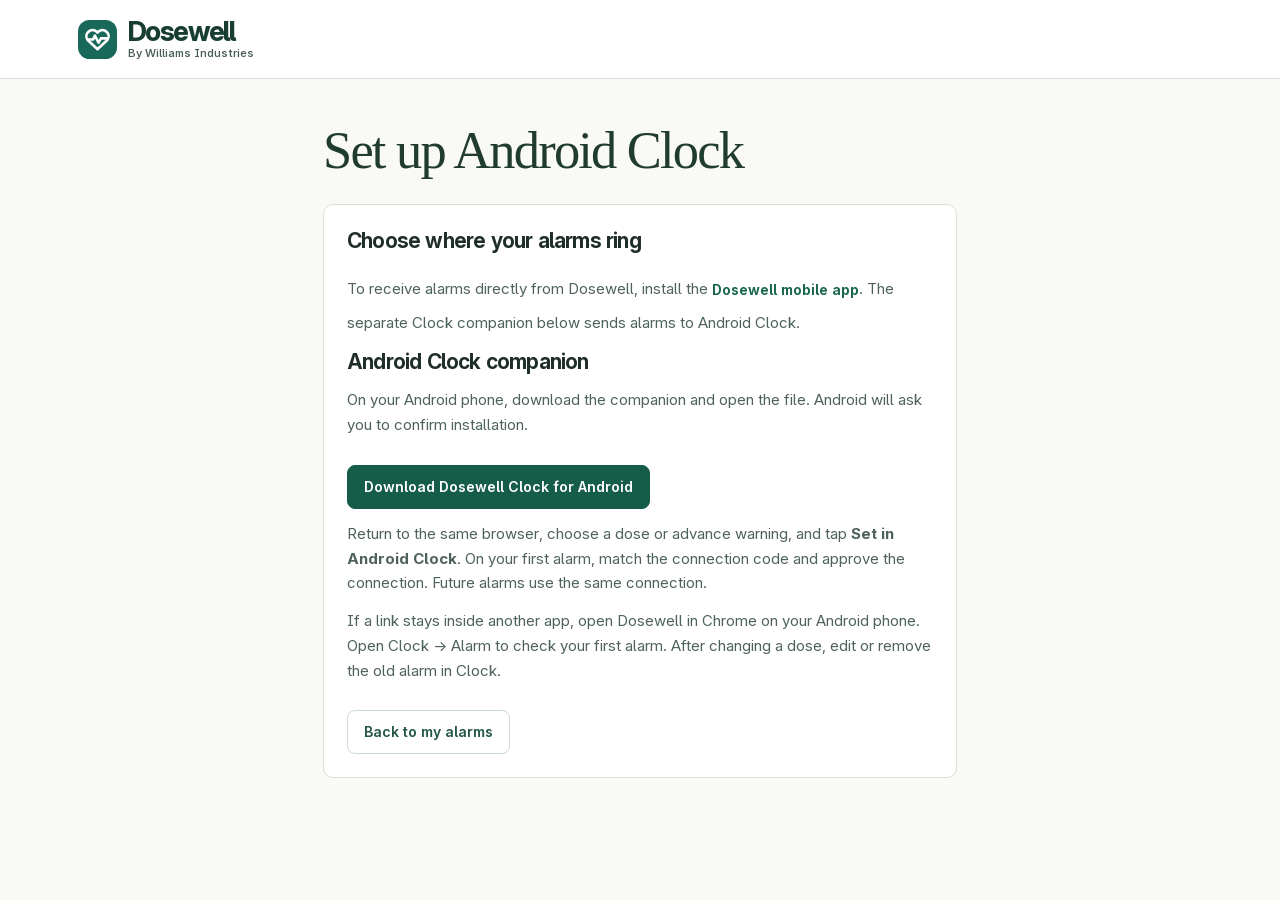
<file: clock-install.html>
<!doctype html>
<html lang="en">
<head>
  <meta charset="utf-8"><meta name="viewport" content="width=device-width, initial-scale=1">
  <meta name="theme-color" content="#176557"><meta name="referrer" content="no-referrer">
  <title>Set up Android Clock | Dosewell</title>
  <link rel="icon" href="./icon.svg"><link rel="stylesheet" href="./styles.css">
</head>
<body>
<header class="mast"><div class="header-inner"><a class="brand" href="./"><img src="./icon.svg" width="38" height="38" alt=""><span class="brand-type"><span>Dosewell</span><small>By Williams Industries</small></span></a></div></header>
<main class="receive-main"><div class="page-head"><h1>Set up Android Clock</h1></div>
<section class="panel side-note"><h2>Choose where your alarms ring</h2><p>To receive alarms directly from Dosewell, install the <a class="text-link" href="./mobile-apps.html">Dosewell mobile app</a>. The separate Clock companion below sends alarms to Android Clock.</p><h2>Android Clock companion</h2>
<p>On your Android phone, download the companion and open the file. Android will ask you to confirm installation.</p>
<a class="btn primary" href="./dosewell-clock.apk" download>Download Dosewell Clock for Android</a>
<p>Return to the same browser, choose a dose or advance warning, and tap <strong>Set in Android Clock</strong>. On your first alarm, match the connection code and approve the connection. Future alarms use the same connection.</p>
<p>If a link stays inside another app, open Dosewell in Chrome on your Android phone. Open Clock → Alarm to check your first alarm. After changing a dose, edit or remove the old alarm in Clock.</p>
<a class="btn outline" href="./#reminders/android-clock">Back to my alarms</a>
</section></main></body></html>
</file>
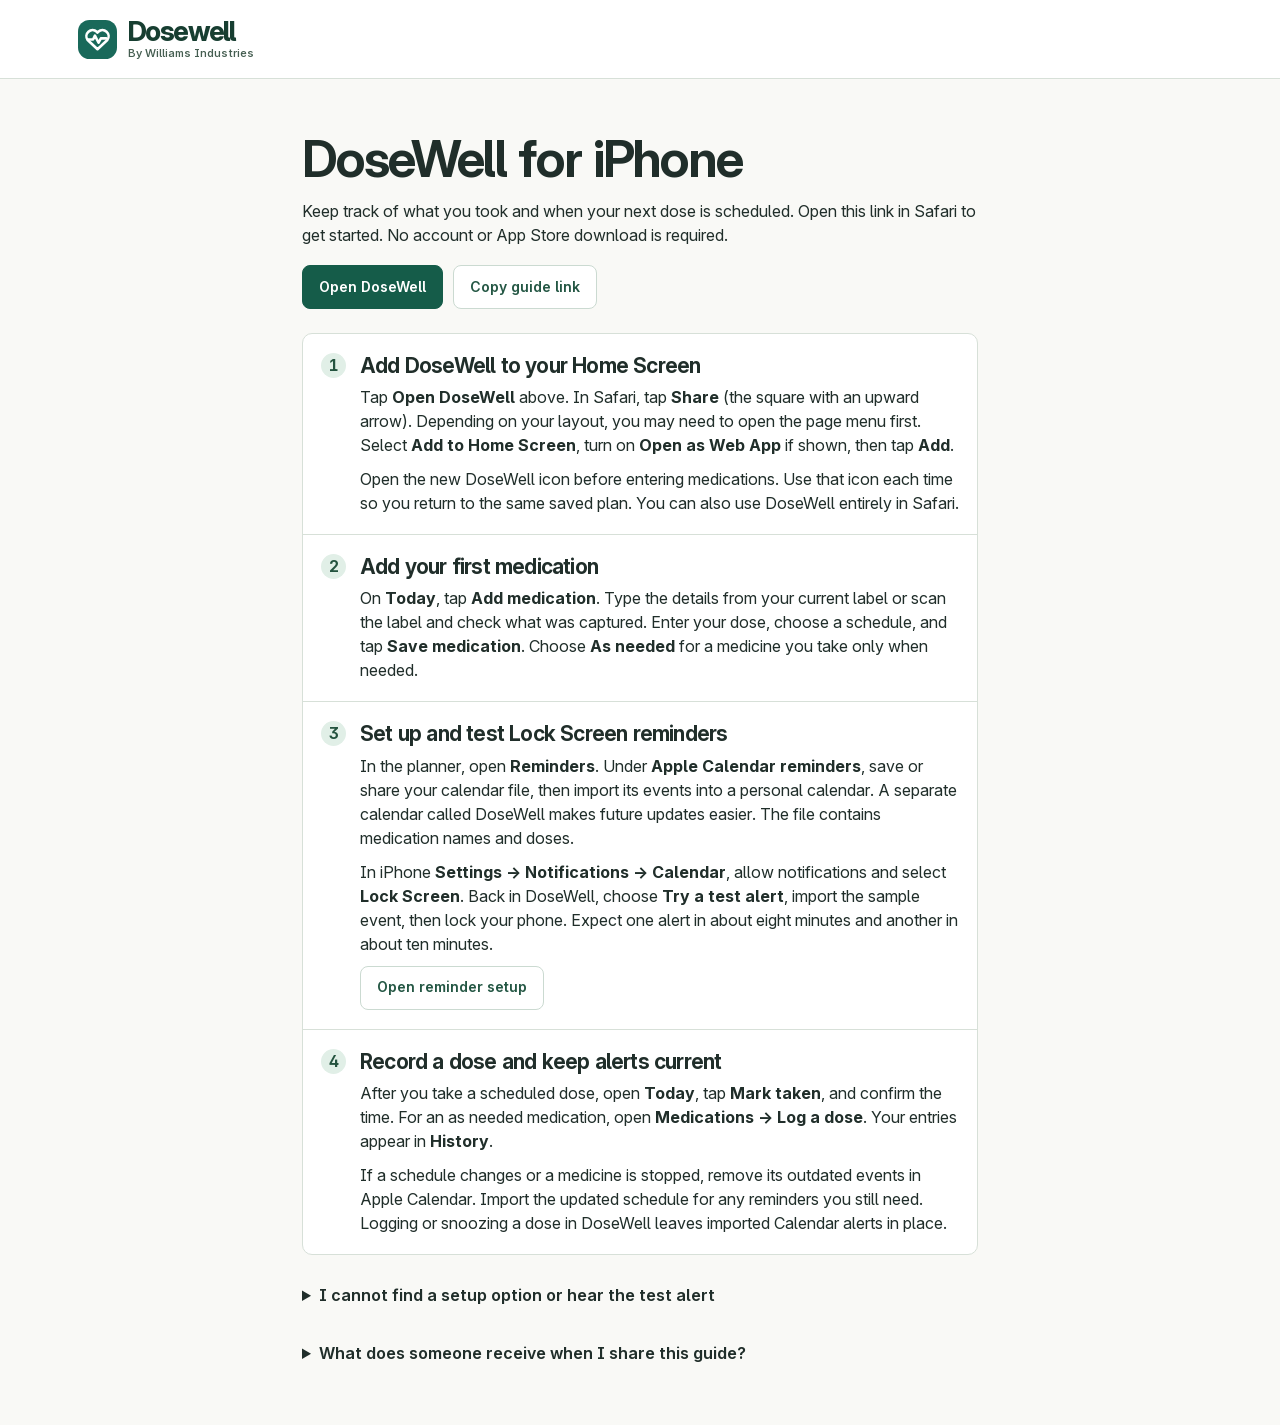
<file: iphone.html>
<!doctype html>
<html lang="en">
<head>
  <meta charset="utf-8">
  <meta name="viewport" content="width=device-width, initial-scale=1, viewport-fit=cover">
  <meta name="theme-color" content="#176557">
  <meta name="description" content="Open DoseWell on your iPhone, add your medications, and set up reminders for your Lock Screen.">
  <meta property="og:title" content="DoseWell for iPhone">
  <meta property="og:description" content="Your medication planner and a quick guide to setting up reminders. Open in Safari to get started.">
  <meta property="og:image" content="https://sneakyzebra.github.io/dosewell/app-512.png">
  <meta property="og:url" content="https://sneakyzebra.github.io/dosewell/iphone.html">
  <link rel="canonical" href="https://sneakyzebra.github.io/dosewell/iphone.html">
  <link rel="manifest" href="./app.webmanifest">
  <link rel="apple-touch-icon" href="./app-192.png">
  <link rel="icon" href="./icon.svg" type="image/svg+xml">
  <link rel="stylesheet" href="./styles.css">
  <title>DoseWell for iPhone</title>
  <style>
    .iphone-guide{max-width:740px;margin:0 auto;padding:clamp(24px,5vw,52px) clamp(16px,4vw,32px) 48px;font-size:16px}
    .iphone-guide h1{margin-bottom:12px}.iphone-guide h2{font-size:21px;margin-bottom:6px}
    .guide-actions{display:flex;flex-wrap:wrap;gap:10px;margin:18px 0 8px}
    .guide-actions .btn,.guide-step a.btn{min-height:44px}
    .guide-steps{list-style:none;counter-reset:guide;margin:24px 0 16px;padding:0}
    .guide-step{counter-increment:guide;position:relative;padding:19px 17px 19px 57px;border-bottom:1px solid var(--line)}
    .guide-step:before{content:counter(guide);position:absolute;left:18px;top:19px;width:25px;height:25px;border-radius:50%;background:#e1efe7;color:#24533f;font-weight:650;text-align:center}
    .guide-step:last-child{border:0}.guide-step p+p,.guide-step a.btn{margin-top:10px}
    .iphone-guide details{margin-top:10px}.iphone-guide summary{cursor:pointer;padding:12px 0;font-weight:620}
    .iphone-guide details p{margin:0 0 12px}.guide-share-fallback{width:100%;font:inherit;padding:8px}
    .guide-share-status:empty{display:none}
  </style>
</head>
<body>
  <a class="skip" href="#guide">Skip to setup instructions</a>
  <header class="mast"><div class="header-inner">
    <a class="brand" href="./"><img src="./icon.svg" alt="" width="38" height="38"><span class="brand-type"><span>Dosewell</span><small>By Williams Industries</small></span></a>
  </div></header>
  <main class="iphone-guide" id="guide">
    <h1>DoseWell for iPhone</h1>
    <p>Keep track of what you took and when your next dose is scheduled. Open this link in Safari to get started. No account or App Store download is required.</p>
    <div class="guide-actions">
      <a class="btn primary" href="./">Open DoseWell</a>
      <button class="btn outline" id="share-guide" hidden type="button">Share iPhone guide</button>
    </div>
    <p id="share-status" class="guide-share-status" role="status"></p>
    <input id="share-url" class="guide-share-fallback" aria-label="Public setup link to copy" readonly hidden>

    <ol role="list" class="panel guide-steps">
      <li class="guide-step">
        <h2>Add DoseWell to your Home Screen</h2>
        <p>Tap <strong>Open DoseWell</strong> above. In Safari, tap <strong>Share</strong> (the square with an upward arrow). Depending on your layout, you may need to open the page menu first. Select <strong>Add to Home Screen</strong>, turn on <strong>Open as Web App</strong> if shown, then tap <strong>Add</strong>.</p>
        <p>Open the new DoseWell icon before entering medications. Use that icon each time so you return to the same saved plan. You can also use DoseWell entirely in Safari.</p>
      </li>
      <li class="guide-step">
        <h2>Add your first medication</h2>
        <p>On <strong>Today</strong>, tap <strong>Add medication</strong>. Type the details from your current label or scan the label and check what was captured. Enter your dose, choose a schedule, and tap <strong>Save medication</strong>. Choose <strong>As needed</strong> for a medicine you take only when needed.</p>
      </li>
      <li class="guide-step">
        <h2>Set up and test Lock Screen reminders</h2>
        <p>In the planner, open <strong>Reminders</strong>. Under <strong>Apple Calendar reminders</strong>, save or share your calendar file, then import its events into a personal calendar. A separate calendar called DoseWell makes future updates easier. The file contains medication names and doses.</p>
        <p>In iPhone <strong>Settings → Notifications → Calendar</strong>, allow notifications and select <strong>Lock Screen</strong>. Back in DoseWell, choose <strong>Try a test alert</strong>, import the sample event, then lock your phone. Expect one alert in about eight minutes and another in about ten minutes.</p>
        <a class="btn outline" href="./#reminders/iphone">Open reminder setup</a>
      </li>
      <li class="guide-step">
        <h2>Record a dose and keep alerts current</h2>
        <p>After you take a scheduled dose, open <strong>Today</strong>, tap <strong>Mark taken</strong>, and confirm the time. For an as needed medication, open <strong>Medications → Log a dose</strong>. Your entries appear in <strong>History</strong>.</p>
        <p>If a schedule changes or a medicine is stopped, remove its outdated events in Apple Calendar. Import the updated schedule for any reminders you still need. Logging or snoozing a dose in DoseWell leaves imported Calendar alerts in place.</p>
      </li>
    </ol>
    <details>
      <summary>I cannot find a setup option or hear the test alert</summary>
      <p>If Safari does not show <strong>Add to Home Screen</strong>, scroll to the bottom of its Share menu and tap <strong>Edit Actions</strong>. <a class="text-link" href="https://support.apple.com/guide/iphone/open-as-web-app-iphea86e5236/ios">Apple’s Home Screen instructions</a></p>
      <p>If Calendar is missing when you open the file, attach the saved <strong>.ics</strong> file to an email to yourself and open the attachment in Apple Mail. After importing, check that the event and its alerts appear in Calendar. If the alert is quiet, check Calendar sounds, Silent mode, and Focus settings, then repeat the test.</p>
    </details>
    <details>
      <summary>What does someone receive when I share this guide?</summary>
      <p>The guide link opens these instructions. Each person enters and keeps their own medication plan on their device. To save a backup of your own plan, open <strong>Dosewell apps → Download my plan</strong> in the web planner where your medications are saved.</p>
    </details>
  </main>
  <script>
    const shareButton = document.getElementById('share-guide');
    const status = document.getElementById('share-status');
    const fallback = document.getElementById('share-url');
    const publicGuide = document.querySelector('link[rel="canonical"]').href;
    shareButton.hidden = false;
    shareButton.textContent = navigator.share ? 'Share iPhone guide' : 'Copy guide link';
    shareButton.addEventListener('click', async () => {
      status.textContent = '';
      fallback.hidden = true;
      if (navigator.share) {
        try {
          await navigator.share({title: 'DoseWell for iPhone', url: publicGuide});
          return;
        } catch (error) {
          if (error.name === 'AbortError') return;
        }
      }
      try {
        await navigator.clipboard.writeText(publicGuide);
        status.textContent = 'Guide link copied. Paste it into a message.';
      } catch {
        fallback.hidden = false;
        fallback.value = publicGuide;
        fallback.focus();
        fallback.select();
        status.textContent = 'Copy the selected link and paste it into a message.';
      }
    });
  </script>
</body>
</html>
</file>
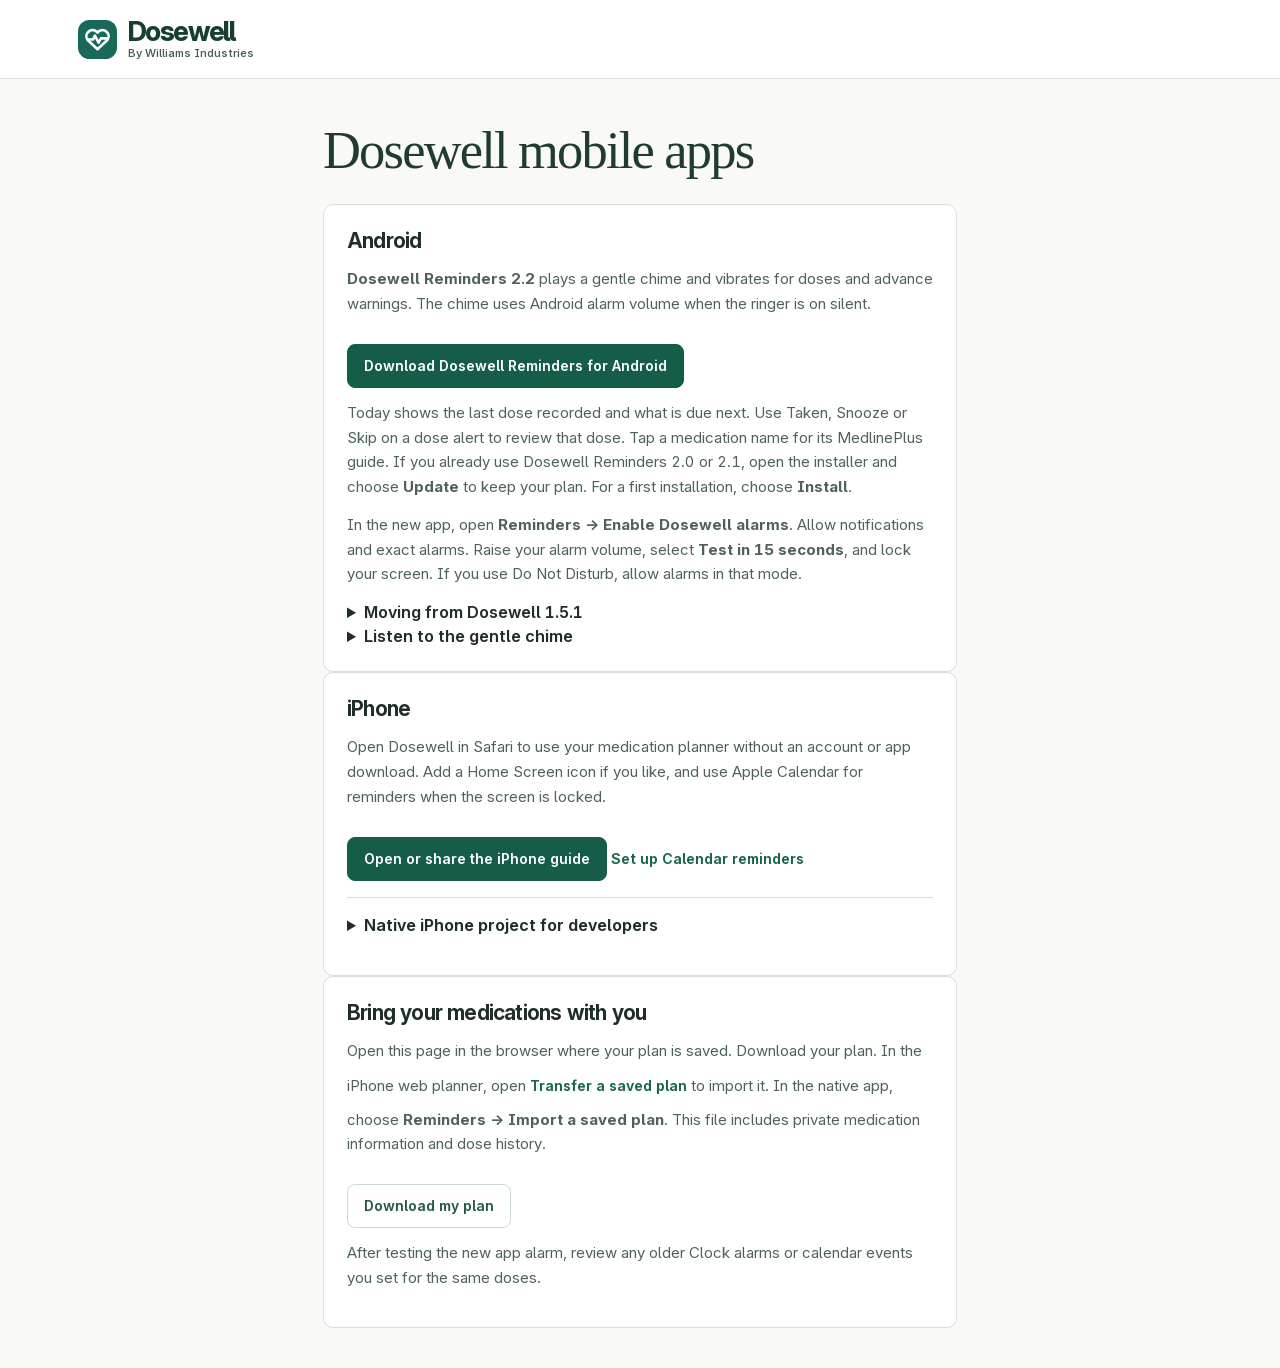
<file: mobile-apps.html>
<!doctype html><html lang="en"><head><meta charset="utf-8"><meta name="viewport" content="width=device-width, initial-scale=1"><meta name="theme-color" content="#176557"><title>Dosewell mobile apps</title><link rel="icon" href="./icon.svg"><link rel="stylesheet" href="./styles.css"></head>
<body><header class="mast"><div class="header-inner"><a class="brand" href="./"><img src="./icon.svg" width="38" height="38" alt=""><span class="brand-type"><span>Dosewell</span><small>By Williams Industries</small></span></a></div></header>
<main class="receive-main"><div class="page-head"><h1>Dosewell mobile apps</h1></div>
<section class="panel side-note"><h2>Android</h2>
<p><strong>Dosewell Reminders 2.2</strong> plays a gentle chime and vibrates for doses and advance warnings. The chime uses Android alarm volume when the ringer is on silent.</p>
<a class="btn primary" href="https://github.com/SneakyZebra/dosewell/releases/download/reminders-v2.2/dosewell-reminders.apk">Download Dosewell Reminders for Android</a>
<p>Today shows the last dose recorded and what is due next. Use Taken, Snooze or Skip on a dose alert to review that dose. Tap a medication name for its MedlinePlus guide. If you already use Dosewell Reminders 2.0 or 2.1, open the installer and choose <strong>Update</strong> to keep your plan. For a first installation, choose <strong>Install</strong>.</p><p> In the new app, open <strong>Reminders → Enable Dosewell alarms</strong>. Allow notifications and exact alarms. Raise your alarm volume, select <strong>Test in 15 seconds</strong>, and lock your screen. If you use Do Not Disturb, allow alarms in that mode.</p>
<details><summary>Moving from Dosewell 1.5.1</summary><p>The two apps can stay on the same phone. In Dosewell Reminders, import a saved Dosewell plan under <strong>Reminders</strong> or enter your medications from the original app. Check each dose, time and advance warning. When the test chimes and your new schedule is ready, select <strong>Reminders → Turn off alarms</strong> in the original Dosewell app. Keep it installed to view your old dose history.</p><p><a class="text-link" href="./dosewell-android.apk?v=1.5.1" download>Download the original Dosewell 1.5.1</a></p></details>
<details><summary>Listen to the gentle chime</summary><audio controls preload="none" aria-label="Preview the gentle Dosewell alarm sound" src="./dosewell-chime.mp3"></audio></details></section>
<section class="panel side-note" id="iphone-web"><h2>iPhone</h2><p>Open Dosewell in Safari to use your medication planner without an account or app download. Add a Home Screen icon if you like, and use Apple Calendar for reminders when the screen is locked.</p><a class="btn primary" href="./iphone.html">Open or share the iPhone guide</a> <a class="text-link" href="./#reminders/iphone">Set up Calendar reminders</a><details class="iphone-details"><summary>Native iPhone project for developers</summary><p>The AlarmKit version requires iOS 26 or later and Apple signing for installation.</p><a class="btn outline" href="./dosewell-iphone-project.zip" download>Download Xcode project</a></details></section>
<section class="panel side-note"><h2>Bring your medications with you</h2><p>Open this page in the browser where your plan is saved. Download your plan. In the iPhone web planner, open <a class="text-link" href="./move.html">Transfer a saved plan</a> to import it. In the native app, choose <strong>Reminders → Import a saved plan</strong>. This file includes private medication information and dose history.</p><button id="backup" class="btn outline">Download my plan</button><p role="status" id="feedback"></p><p>After testing the new app alarm, review any older Clock alarms or calendar events you set for the same doses.</p></section>
</main><script type="module" src="./mobile-apps.js"></script></body></html>
</file>
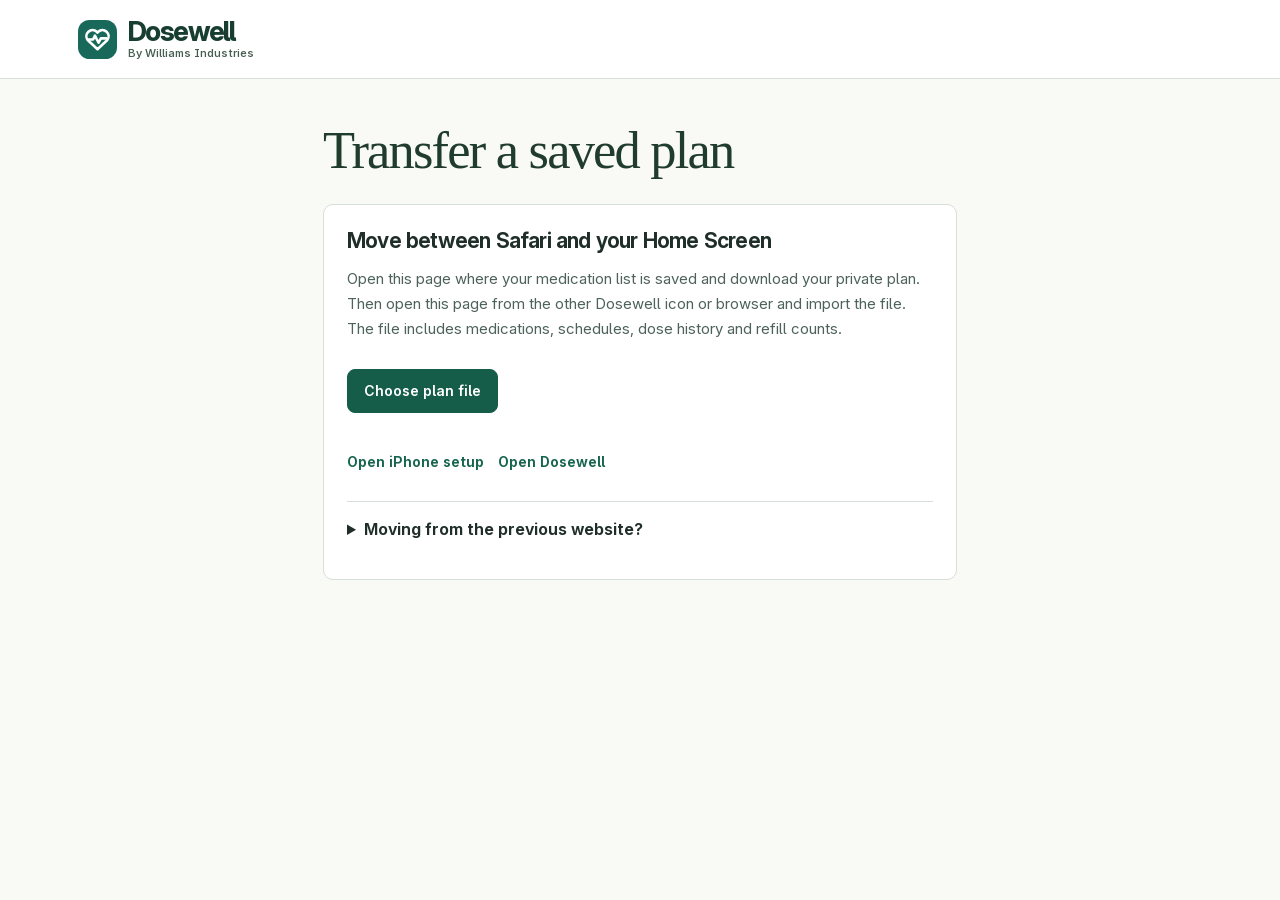
<file: move.html>
<!doctype html>
<html lang="en"><head>
<meta charset="utf-8"><meta name="viewport" content="width=device-width, initial-scale=1, viewport-fit=cover"><meta name="theme-color" content="#176557"><meta name="robots" content="noindex">
<title>Transfer a saved plan | Dosewell</title><link rel="icon" href="./icon.svg"><link rel="stylesheet" href="./styles.css">
</head><body>
<header class="mast"><div class="header-inner"><a class="brand" href="./"><img src="./icon.svg" width="38" height="38" alt=""><span class="brand-type"><span>Dosewell</span><small>By Williams Industries</small></span></a></div></header>
<main class="receive-main"><div class="page-head"><div><h1>Transfer a saved plan</h1></div></div><section class="panel side-note" id="move-panel" aria-label="Transfer your local medication plan"></section></main>
<script type="module" src="./move.js"></script></body></html>
</file>
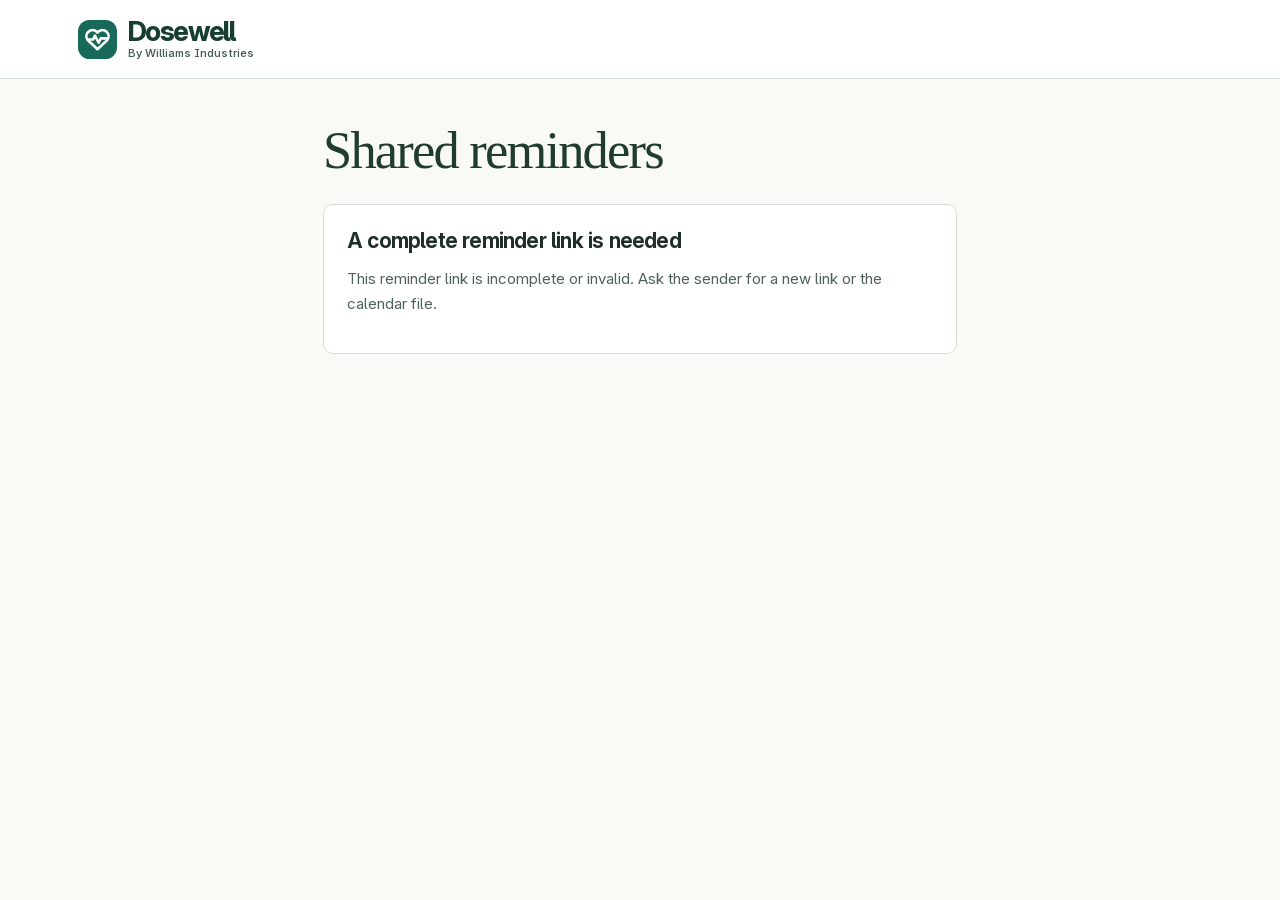
<file: receive.html>
<!doctype html>
<html lang="en">
<head>
  <meta charset="utf-8"><meta name="viewport" content="width=device-width, initial-scale=1, viewport-fit=cover">
  <meta name="theme-color" content="#176557"><meta name="referrer" content="no-referrer"><meta name="robots" content="noindex">
  <title>Shared reminders | Dosewell</title>
  <link rel="icon" href="./icon.svg"><link rel="stylesheet" href="./styles.css">
</head>
<body>
<header class="mast"><div class="header-inner"><a class="brand" href="./"><img src="./icon.svg" width="38" height="38" alt=""><span class="brand-type"><span>Dosewell</span><small>By Williams Industries</small></span></a></div></header>
<main class="receive-main"><div class="page-head"><div><h1>Shared reminders</h1></div></div><section id="received-plan" class="panel side-note" aria-label="Calendar file"></section></main>
<noscript>Enable JavaScript to open this reminder file.</noscript>
<script type="module" src="./receive.js"></script>
</body></html>
</file>
<file: styles.css>
@font-face{font-family:Inter;src:url('./inter.woff2') format('woff2');font-style:normal;font-weight:100 900;font-display:swap}
:root{--ink:#1d342e;--muted:#566a63;--line:#dce5df;--teal:#176653;--green:#e4f4ec;--bg:#f7f9f7;--white:#fff;font-family:Inter,"Segoe UI",Arial,sans-serif;color:var(--ink);background:var(--bg);font-synthesis:none}
*{box-sizing:border-box}body{margin:0;font-size:15px;line-height:1.5}h1,h2,h3,p{margin:0}a{color:inherit;text-decoration:none}button,input,select{font:inherit;color:inherit}button,a,input,select{touch-action:manipulation}button{cursor:pointer}button{border:0;background:none}button:disabled{opacity:.48;cursor:default}button:focus-visible,a:focus-visible,input:focus-visible,select:focus-visible,summary:focus-visible{outline:3px solid #197a93;outline-offset:3px}svg{flex:none;vertical-align:middle}[hidden]{display:none!important}.skip{position:fixed;top:-80px;left:10px;background:white;padding:14px;z-index:20}.skip:focus{top:8px}
.mast{background:#fff;border-bottom:1px solid var(--line)}.header-inner{max-width:1280px;padding:0 48px;display:flex;align-items:center;justify-content:space-between;margin:auto;min-height:78px;gap:24px}.brand{display:inline-flex;align-items:center;gap:11px;color:#173e31;font-weight:740;font-size:27px;letter-spacing:-1.6px}.brand img{width:39px;height:39px}nav{display:flex;gap:8px;align-items:center}nav a{display:flex;align-items:center;gap:8px;font-size:14px;line-height:1;font-weight:550;color:#52665e;padding:13px 15px;border-radius:8px;white-space:nowrap}nav a[aria-current]{background:#e8f4ed;color:#155944;font-weight:660}nav a:hover,.top-help:hover{background:#f0f5f1}.top-help{display:flex;gap:7px;align-items:center;color:var(--muted);padding:10px;border-radius:6px;font-weight:570}
main{max-width:1280px;margin:0 auto;padding:30px 48px 0;min-height:65vh}main:focus{outline:none}h1{font-weight:660;letter-spacing:-2.1px;line-height:1.09;font-size:clamp(36px,4vw,56px)}h2{font-size:21px;line-height:1.25;letter-spacing:-.8px;font-weight:670}h3{font-size:17px;letter-spacing:-.35px}.hero{background:#dcf2eb;border:1px solid #d0e7dc;border-radius:20px;position:relative;isolation:isolate;overflow:hidden;min-height:260px;display:flex;align-items:center}.hero-art{position:absolute;right:4.5%;top:0;width:auto;max-width:45%;height:100%;object-fit:contain;z-index:-1;mask-image:linear-gradient(90deg,transparent,#000 13%,#000 89%,transparent)}.hero:after{content:"";z-index:-2;position:absolute;inset:0;background:linear-gradient(100deg,#e8f5ed,transparent 72%)}.hero-copy{padding:29px 37px;max-width:60%}.hero-date{font-weight:650;color:#396a58;display:flex;gap:8px;align-items:center;font-size:12px;letter-spacing:.22px;margin-bottom:12px}.hero h1{font-size:clamp(37px,3.65vw,54px);color:#173e31}.hero p{margin:11px 0 18px;color:#456657;font-size:16px;line-height:1.5;letter-spacing:-.14px}.btn{display:inline-flex;align-items:center;justify-content:center;gap:8px;min-height:42px;border-radius:8px;padding:10px 16px;font-weight:610;font-size:14px;line-height:1.3;transition:background .15s,box-shadow .15s}.primary{background:var(--teal);color:#fff;border:1px solid var(--teal)}.primary:hover{background:#0d5142}.outline{background:#fff;border:1px solid #cbdad1;color:#245744}.outline:hover{background:#f4f8f5}.small{padding:7px 11px;font-size:13px;min-height:36px}.text-link{display:inline-flex;gap:8px;align-items:center;color:#17654e;font-weight:650;font-size:14px}.text-link:hover{text-decoration:underline}
.metrics{display:grid;grid-template-columns:repeat(3,minmax(0,1fr));gap:17px;margin:20px 0 24px}.metric,.panel,.reminder-link{background:white;border:1px solid var(--line);box-shadow:0 2px 5px #183e2710;border-radius:15px}.metric{padding:18px 20px;display:grid;grid-template-columns:auto 1fr auto;gap:16px;align-items:start;transition:border-color .15s}.metric:hover,.reminder-link:hover{border-color:#92b8a5}.metric>svg{align-self:center;color:#81938a}.badgeicon{width:45px;height:45px;display:inline-flex;align-items:center;justify-content:center;flex-shrink:0;border-radius:13px}.mint{background:#e1f2e8;color:#28755a}.apricot{background:#fff0e3;color:#af6529}.gold{background:#fcf2d5;color:#8b6716}.lilac{background:#eee9f9;color:#7b639f}.metric .badgeicon{margin-top:2px}.metric-name{display:block;font-size:13px;font-weight:620;color:#4b6156}.metric strong{display:block;font-weight:660;font-size:31px;line-height:1.2;letter-spacing:-1.2px;margin:2px 0}.metric em{font-weight:540;font-size:19px;font-style:normal;letter-spacing:-.4px}.metric small,.reminder-link small,.empty-period small,.dose-copy small,.setting small,.alarm-row small{display:block;font-size:12px;line-height:1.55;color:var(--muted)}
.overview-grid,.inner-grid{display:grid;grid-template-columns:minmax(0,1.65fr) minmax(0,1fr);align-items:start;gap:21px}.overview-grid aside,.inner-grid aside{display:grid;gap:17px}.panel-head,.section-title{display:flex;align-items:center}.panel-head{justify-content:space-between;gap:12px;padding:21px 23px 0}.section-title{gap:11px}.section-title>svg{color:var(--teal)}.count,.status{border-radius:30px;display:inline-flex;align-items:center;gap:5px;line-height:1.35;padding:5px 10px;font-size:12px;font-weight:610;white-space:nowrap}.count{background:#f0f4f1;color:#526b5e}.calendar-top{display:flex;align-items:center;justify-content:space-between;margin:18px 24px 9px}.calendar-top>b{font-size:14px;font-weight:620}.calendar-top>div{display:flex;align-items:center;gap:4px}.icon-button,.today-button{display:inline-flex;align-items:center;justify-content:center;border-radius:6px;min-width:32px;height:32px;color:var(--muted)}.icon-button:hover,.today-button:hover{background:#edf3ee}.today-button{padding:0 9px;font-size:12px;font-weight:570;border:1px solid var(--line)}.week{display:grid;grid-template-columns:repeat(7,minmax(0,1fr));gap:6px;margin:0 23px 14px}.day{border:1px solid transparent;display:flex;flex-direction:column;gap:2px;align-items:center;position:relative;border-radius:9px;padding:7px 0 9px;background:#f5f7f4;color:#3f5448}.day span{font-size:11px;font-weight:580}.day b{font-size:18px;line-height:1.2;font-weight:610}.day.selected{background:#206652;color:#fff}.day:not(.selected):hover{border-color:#a2c4ac}.day i{width:3px;height:3px;background:currentColor;border-radius:50%;position:absolute;bottom:3px}.periods{padding:0 24px 4px}.empty-period,.dose-row,.period{border-top:1px solid #e6ece6}.empty-period{display:flex;align-items:center;gap:12px;padding:13px 0}.empty-period .badgeicon{width:36px;height:36px;border-radius:10px}.empty-period b,.reminder-link b{font-size:14px;font-weight:620}.dim-dash{margin-left:auto;color:#7c8a80}.period{padding:12px 0}.period-name{font-size:13px;font-weight:640;color:#627364;display:flex;align-items:center;gap:9px}.dose-row{padding:12px 0 4px;margin-top:9px;display:flex;align-items:center;justify-content:space-between;gap:12px}.dose-copy,.med-detail,.finding,.unchecked,.live-alarm>div,.alarm-row>div{overflow-wrap:anywhere;min-width:0}.dose-time{font-size:12px;color:#287354;font-weight:640}.status{background:#f0f4f1;color:var(--muted)}.taken{background:#dbf1e2;color:#215c40}.safety-card,.side-note{padding:23px}.safety-card .section-title{gap:12px}.safety-card .badgeicon,.side-note .badgeicon{width:42px;height:42px;border-radius:12px}.safety-card p,.side-note p,.notice p,.dialog-content p,.results p,.empty-state p{font-size:14px;color:var(--muted);line-height:1.65}.safety-card>p{margin:13px 0 16px}.pair-lines{border-top:1px solid var(--line);border-bottom:1px solid var(--line);padding:6px 0;margin-bottom:17px}.pair-lines a{display:flex;align-items:center;gap:11px;padding:7px 0;font-size:14px;color:#4c6055}.pair-lines a:hover{text-decoration:underline}.pair-lines a>svg{color:#6e8476}.pair-lines b{margin-left:auto;color:#314c3c;font-weight:650}.flag-line{display:flex;align-items:center;gap:7px;color:#96521c;margin-bottom:10px;font-weight:600}.reminder-link{padding:17px 19px;display:flex;gap:12px;align-items:center;background:#eff6ef}.reminder-link .badgeicon{width:38px;height:38px;background:#dceee3}.reminder-link>svg{margin-left:auto;color:#658270}footer{display:flex;align-items:center;justify-content:center;gap:6px;color:#65776c;font-size:12px;max-width:1280px;margin:25px auto;padding:8px 20px 16px;flex-wrap:wrap}footer button{font-size:12px;text-decoration:underline;color:#446452}
.page-head{display:flex;align-items:center;justify-content:space-between;gap:18px;padding:13px 0 25px}.page-head h1{font-size:40px}.page-head p{color:var(--muted);margin-top:9px}.filters{display:flex;gap:8px;flex-wrap:wrap;padding:16px 20px;border-bottom:1px solid var(--line)}.filters a{font-size:14px;color:#52665a;padding:8px 13px;border-radius:8px;font-weight:570}.filters a[aria-current]{background:#e6f3e9;color:#225c45}.filters span{font-size:12px;margin-left:4px}.empty-state{text-align:center;max-width:490px;margin:auto;padding:45px 24px}.empty-state .badgeicon{width:54px;height:54px;margin-bottom:13px}.empty-state p{margin:8px 0 18px}.med-list{padding:0 21px}.med-row,.alarm-row{display:flex;align-items:center;gap:15px;padding:18px 0;border-bottom:1px solid var(--line)}.med-row:last-child,.alarm-row:last-child{border:0}.med-detail{flex:1}.med-detail>small{color:var(--muted);font-size:12px}.med-detail p{margin-top:3px}.med-detail>span{font-size:13px;color:var(--muted);display:flex;align-items:center;gap:6px;margin-top:5px}.med-detail small:last-child{display:block}.notice{display:flex;gap:14px;padding:18px 21px;border-radius:12px;margin-bottom:20px}.notice.purple{background:#f0edf7;border:1px solid #e3ddec;color:#5a467c}.notice p{margin-top:4px;color:#5c566a}.side-note h2{margin:13px 0 9px}.side-note p+p,.side-note p+.text-link,.side-note p+.btn{margin-top:14px}.side-note small{display:block;color:#5f7265;margin-top:13px;font-size:12px}.calendar-note{background:#f0f7ef}.results{padding:18px 22px}.finding{padding:15px 15px 16px;background:#fff5e9;border:1px solid #efdbc1;border-radius:9px;margin:12px 0}.finding.avoid{background:#fbefeb;border-color:#eccfc4}.finding .status{background:#f9e1c7;color:#724623}.finding.avoid .status{background:#f5d6c9;color:#813e26}.finding h3{margin:8px 0 5px}.finding h3 span{font-weight:400;color:#798279}.finding .text-link{margin-top:10px}.results details{margin:18px 0 0;padding-top:13px;border-top:1px solid var(--line)}summary{cursor:pointer;font-weight:620}.results details p{margin:9px 0}.unchecked{padding:8px 0;font-size:14px;border-top:1px solid #e9ede9}
.settings{padding:3px 22px}.setting{display:flex;align-items:center;justify-content:space-between;gap:16px;padding:19px 0;border-bottom:1px solid var(--line)}.setting b,.alarm-row b{font-size:15px;font-weight:620}.setting:last-child{border:0}.setting small{max-width:300px;margin-top:3px}.setting form{display:flex;align-items:center;gap:7px;font-size:13px;color:var(--muted)}.setting input{width:65px!important;min-height:36px!important;padding:5px 8px!important}.switch{width:44px;height:26px;background:#c4cec6;border-radius:18px;flex-shrink:0;padding:3px}.switch i{display:block;width:20px;height:20px;border-radius:50%;background:white;box-shadow:0 1px 4px #18352830}.switch.on{background:var(--teal)}.switch.on i{margin-left:auto}.reminder-list{margin-top:20px}.alarm-row{margin:0 23px;justify-content:space-between}.padded{padding:18px 23px 24px;color:var(--muted);font-size:14px}
dialog{border:1px solid var(--line);border-radius:18px;padding:0;color:var(--ink);width:min(100% - 26px,540px);max-height:89dvh;box-shadow:0 25px 85px #16332540;background:white;overscroll-behavior:contain}dialog::backdrop{background:#18362d70}.modal-head{padding:22px 24px 17px;display:flex;justify-content:space-between;align-items:flex-start;gap:14px;border-bottom:1px solid var(--line)}.modal-head h2{font-size:24px}.modal-head p,.form-tip{font-size:13px;color:var(--muted);margin-top:4px}.modal-head .icon-button{background:#f3f6f3}.med-form,.dialog-content{padding:18px 24px 22px}.med-form{display:grid;gap:14px}.med-form fieldset{border:0;margin:0;padding:0;min-width:0}.med-form legend,.med-form label{font-size:13px;font-weight:620}.med-form legend{padding:0;margin-bottom:6px}.med-form label{display:block}.med-form input:not([type=checkbox]):not([type=radio]),select,.setting input{display:block;width:100%;min-width:0;border:1px solid #c9d7ce;background:#fff;border-radius:7px;min-height:41px;padding:8px 11px;font-size:15px;font-weight:450;margin-top:5px}.med-form label small{font-weight:430}.group-picker,.days-input{display:flex;gap:6px}.group-picker label{flex:1}.group-picker input,.days-input input{position:absolute;opacity:0;width:1px;height:1px}.group-picker span,.days-input span{border:1px solid #d6e2d9;border-radius:7px;display:flex;align-items:center;justify-content:center;gap:6px;padding:9px 4px;color:#596e60;cursor:pointer;text-align:center}.group-picker input:checked+span,.days-input input:checked+span{color:#1b5e43;background:#e6f4e9;border-color:#80b59a}.group-picker input:focus-visible+span,.days-input input:focus-visible+span{outline:3px solid #197a93}.days-input{gap:3px}.days-input label{flex:1}.days-input span{font-size:11px}.schedule-fields{display:grid;gap:13px}.time-row{display:flex;align-items:center;gap:8px}.time-row .icon-button{flex:none}.add-time{margin-top:7px;padding:2px 0;font-size:13px}.date-inputs{display:grid;grid-template-columns:1fr 1fr;gap:10px}.form-tip{display:flex;gap:7px;align-items:flex-start}.form-tip svg{margin-top:2px}.form-buttons{display:flex;justify-content:flex-end;align-items:center;flex-wrap:wrap;gap:8px;border-top:1px solid var(--line);padding-top:16px;margin-top:2px}.danger-text{margin-right:auto;color:#973e2d;font-size:13px}.danger{background:#974134;color:white}.dialog-content h3{margin:14px 0 6px}.dialog-content h3:first-child{margin-top:0}.dialog-content p+p,.dialog-content .btn{margin-top:13px}.dialog-content .form-buttons{margin-top:17px}.dialog-content .form-buttons .btn{margin:0}.error,#storage-warning{background:#fff1e2;color:#844322;padding:9px;border-radius:5px;font-size:13px}#storage-warning{margin:12px auto;max-width:1184px}#toast{position:fixed;bottom:20px;left:50%;transform:translateX(-50%);background:#153f32;color:white;border-radius:11px;padding:12px 20px;max-width:calc(100% - 28px);width:max-content;font-size:14px;box-shadow:0 7px 24px #173b2420;z-index:6}#alarms:not(:empty){position:sticky;top:6px;z-index:5;max-width:1184px;max-height:45vh;overflow:auto;padding:0 12px;margin:12px auto}.live-alarm{display:flex;gap:14px;align-items:center;background:#fff0d8;border:1px solid #e0bd8b;border-radius:10px;padding:15px;margin-bottom:6px}.live-alarm p{font-size:14px}.live-alarm button{margin-left:auto}
@media(min-width:1500px){main{padding-top:37px}.hero{min-height:284px}.hero-copy{padding:34px 40px}.hero h1{font-size:55px}}
@media(max-width:1000px){main{padding:24px 26px 0}.header-inner{padding:0 26px}.overview-grid,.inner-grid{grid-template-columns:minmax(0,1.5fr) minmax(0,1fr);gap:16px}.metric{padding:15px 14px;gap:11px}.metric>.badgeicon{width:39px;height:39px;border-radius:10px}.setting{flex-wrap:wrap}.metrics{gap:12px}.header-inner{gap:10px}nav{gap:2px}nav a{padding:12px 10px}.safety-card,.side-note{padding:19px}.hero{min-height:246px}.hero-copy{padding:25px 29px}}
@media(max-width:740px){.header-inner{flex-wrap:wrap;padding:12px 18px 0;gap:7px;min-height:0}.brand{font-size:24px}.brand img{width:33px;height:33px}.top-help{margin-left:auto;font-size:13px}nav{width:100%;order:3;display:grid;grid-template-columns:repeat(4,minmax(0,1fr));margin-top:5px;padding-bottom:8px}nav a{justify-content:center;font-size:12px;gap:5px;padding:11px 2px}main{padding:18px 15px 0}.hero{min-height:218px;border-radius:15px}.hero-copy{padding:20px 19px;max-width:65%}.hero h1{font-size:clamp(28px,5.7vw,39px);letter-spacing:-1.5px}.hero-art{width:40%;right:0;object-fit:contain}.hero p{font-size:14px;margin:9px 0 15px}.hero-date{font-size:11px;margin-bottom:9px}.desktop-br{display:none}.metrics{gap:8px;margin:12px 0 16px}.metric{display:flex;flex-direction:column;gap:7px;padding:12px 11px;border-radius:11px}.metric>.badgeicon{width:31px;height:31px;border-radius:9px;margin:0}.metric>.badgeicon svg{width:17px;height:17px}.metric>svg{display:none}.metric-name{font-size:11px}.metric strong{font-size:26px}.metric small{font-size:10.5px;line-height:1.35}.metric em{font-size:14px}.overview-grid,.inner-grid{grid-template-columns:1fr}.panel-head{padding:18px 18px 0}.calendar-top{margin:14px 18px 9px}.week{margin:0 17px 12px;gap:5px}.periods{padding:0 18px 3px}.page-head{align-items:flex-start;flex-wrap:wrap;gap:12px;padding:4px 0 17px}.page-head h1{font-size:33px}.page-head p{font-size:14px}.filters{padding:12px 13px;gap:4px}.filters a{font-size:12px;padding:7px 8px}.notice{padding:14px}.header-inner .brand{gap:8px}.empty-state{padding:30px 20px}.reminder-list{margin-top:15px}.hero .btn{font-size:13px;min-height:38px;padding:9px 12px}}
@media(max-width:430px){.hero-art{width:48%;right:-4%;object-fit:contain}.hero-copy{max-width:64%;padding:18px 15px}.hero-date{font-size:10px;gap:4px}.hero p{font-size:13px}.hero{min-height:224px}.metric small{font-size:10px}.metric{padding:10px 8px}.metric-name{font-size:10.5px}nav a{flex-direction:column;gap:6px}.badgeicon{width:38px;height:38px}.page-head .btn{font-size:13px}.modal-head{padding:17px}.med-form,.dialog-content{padding:15px 17px}.group-picker span{font-size:12px}.settings{padding:0 15px}.setting form{gap:5px}.week{gap:3px}.dose-row .btn,.dose-row .status{font-size:12px}.day strong{font-size:16px}}
@media(prefers-reduced-motion:reduce){*{transition:none!important;scroll-behavior:auto!important}}

.device-clock{font-size:13px;color:#546c5e;display:flex;align-items:center;gap:7px}.device-clock b{font-weight:600}

/* A printed date and a single schedule keep the next action easy to find. */
:root{--bg:#f9f9f6;--ink:#202e2a;--muted:#4d625a;--line:#d7e0d8;--teal:#155c49}
body{font-size:16px}
main{max-width:1220px}
.header-inner{max-width:1220px}
nav a{min-height:44px}
.planner-intro{display:flex;align-items:center;gap:24px;padding:15px 0 30px;border-bottom:1px solid #cfd9d1;margin-bottom:26px}
.paper-date{display:grid;align-content:center;justify-items:center;flex:none;width:88px;min-height:108px;background:#fff;border:1px solid #93a99a;border-top:7px solid #255d48;border-radius:3px;color:#214e39;box-shadow:1px 3px 0 #e0e6df}
.paper-date span,.paper-date small{font-size:11px;line-height:1.4;letter-spacing:1.3px;text-transform:uppercase;font-weight:650}
.paper-date b{font-family:Georgia,'Times New Roman',serif;font-weight:500;line-height:1.14;font-size:44px}
.intro-title{min-width:0}
.intro-title>p{font-size:13px;font-weight:600;color:#53655a;margin-bottom:5px}
.intro-title h1,.page-head h1{font-family:Georgia,'Times New Roman',serif;font-weight:500;letter-spacing:-1.8px;font-size:clamp(38px,4.1vw,56px);color:#203c2c}
.intro-title>div{color:var(--muted);margin-top:7px;font-size:16px;line-height:1.5}
.planner-intro>.btn{margin-left:auto;flex:none}
.panel,.reminder-link,.btn{box-shadow:none}
.panel,.reminder-link{border-radius:10px}
.overview-grid,.inner-grid{grid-template-columns:minmax(0,1.55fr) minmax(0,1fr)}
.panel-head{padding-top:23px}
.schedule-empty{padding:38px 12px 42px;text-align:center;border-top:1px solid var(--line)}
.schedule-empty svg{color:#61776a;margin-bottom:10px}
.schedule-empty h3{font-size:19px;font-weight:600}
.schedule-empty p{font-size:15px;color:var(--muted);margin:7px auto 0;max-width:340px}
.reminder-link{background:transparent;color:var(--teal)}
.week .day{min-height:56px}
.calendar-top,.week{margin-top:14px}
.day span{font-size:12px}.day b{font-size:19px}
.icon-button,.today-button,.btn,.btn.small,.days-input span{min-height:44px}.icon-button{min-width:44px}
.reminder-link small,.empty-period small,.dose-copy small,.setting small,.alarm-row small{font-size:14px}
.med-form legend,.med-form label{font-size:15px}
.med-form input:not([type=checkbox]):not([type=radio]),.med-form select{font-size:16px;min-height:44px}
.filters a,.top-help,.pair-lines a,.text-link{min-height:44px}
.filters a,.top-help,.pair-lines a{align-content:center}
.pair-lines{margin:12px 0 6px}.safety-card .badgeicon{width:32px;height:32px;border-radius:6px;background:#f0f4ec;color:#335129}
.safety-card p,.side-note p,.notice p,.dialog-content p,.results p,.empty-state p{font-size:15px}
.side-note h2:first-child{margin-top:0}
.checker-ref{margin-top:14px;padding-top:9px;border-top:1px solid var(--line)}
.checker-ref p{margin:0;font-size:14px}
.reference-links,.export-choices,.phone-actions,.platform-picker{display:flex;align-items:center;flex-wrap:wrap;gap:7px 14px}
.reference-links:empty{display:none}
.reference-links .text-link{margin:0}.reference-links{margin-top:7px}
.export-choices{margin:15px 0 0;gap:9px}
.export-choices .btn{margin:0}
.platform-picker{margin:13px 0}.platform-picker .btn{margin:0}
.platform-picker button[aria-pressed=true]{background:#e4f1e7;border-color:#71a58a;color:#174a35}
.export-guide{border-top:1px solid var(--line);border-bottom:1px solid var(--line);padding:10px 0;margin-bottom:11px;font-size:15px}
.export-guide summary{padding:4px 0}.export-guide ol{padding-left:22px}.export-guide li+li{margin-top:7px}
.export-note{padding:10px 12px;background:#edf3ed;border-radius:5px}
.phone-entry{padding:15px 0;border-bottom:1px solid var(--line);overflow-wrap:anywhere}
.phone-entry .phone-time{font-size:21px;font-weight:660;color:#225b43}
.phone-entry p,.phone-entry p+p{margin:2px 0;font-size:14px}
.phone-entry small{display:block;color:var(--muted);margin-top:7px}
.phone-entry textarea{width:100%;min-height:84px}
.phone-actions{gap:7px}.dialog-content .phone-actions .btn{margin-top:8px}
.export-feedback:not(:empty){color:#1d563b;margin-top:12px;font-weight:600}
@media(max-width:740px){
 .planner-intro{gap:14px;flex-wrap:wrap;padding:9px 2px 20px;margin-bottom:18px}
 .paper-date{width:61px;min-height:84px;border-top-width:5px}.paper-date b{font-size:32px}
 .paper-date span,.paper-date small{font-size:10px}.intro-title{flex:1}.intro-title>div{font-size:15px}
 .intro-title h1,.page-head h1{font-size:36px;letter-spacing:-1.4px}.intro-title>p{font-size:12px}
 .planner-intro>.btn{margin:0}
 .overview-grid,.inner-grid{grid-template-columns:1fr}
 .day{padding-left:0;padding-right:0}.week .day{min-height:50px}
 .calendar-top,.week{margin-left:14px;margin-right:14px}
 .modal-head,.med-form,.dialog-content{padding-left:17px;padding-right:17px}
 .header-inner{padding-inline:12px}.header-inner nav a{font-size:13px;gap:5px}
 .page-head .device-clock{font-size:14px}.filters a{display:inline-flex;align-items:center}
}
@media(max-width:460px){.paper-date{display:none}.intro-title{flex-basis:100%}.planner-intro{gap:12px}.week{gap:2px}.week .day{border-radius:5px}.safety-card{padding:18px}.header-inner nav a{font-size:12px}.phone-actions .btn{flex:1}}

.reminder-link>svg:first-child{margin-left:0}.dialog-content .export-choices .btn{margin-top:0}.dialog-content .export-choices{margin-top:13px}

.brand-type{display:flex;flex-direction:column;align-items:flex-start;gap:2px;line-height:1}
.brand-type small{font-family:Inter,"Segoe UI",sans-serif;font-size:11px;font-weight:540;line-height:1.25;letter-spacing:.03px;color:#455e51}
.scan-panel{background:#f2f7f2;border:1px solid #d3e2d6;border-radius:9px;padding:13px 15px}
.scan-panel h3{display:flex;align-items:center;gap:8px;font-size:16px;color:#1c503c}
.scan-panel p{margin:6px 0 10px;font-size:14px;color:#445b4d}
.scan-actions{display:flex;gap:7px;flex-wrap:wrap}
#scan-status:empty{display:none}#scan-status:not(:empty){font-weight:570;margin:10px 0 2px}
#camera-view video,#label-preview canvas{width:100%;height:auto;max-height:50vh;object-fit:contain;display:block;margin:9px 0;border-radius:5px}
#label-preview{margin-top:9px}#label-preview summary{font-size:14px}
.med-form textarea{display:block;width:100%;min-height:54px;margin-top:5px;padding:8px 11px;border:1px solid #c9d7ce;border-radius:7px;font:inherit;font-size:16px;font-weight:450;resize:vertical}
textarea:focus-visible{outline:3px solid #197a93;outline-offset:3px}
.med-form .scan-review{display:flex;align-items:flex-start;gap:9px;border:1px solid #becfc2;border-radius:7px;background:#f2f7f2;padding:12px;cursor:pointer;font-weight:570}
.scan-review input{margin:3px 0 0;min-width:18px;min-height:18px;accent-color:var(--teal)}
#scan-suggestion{margin-top:10px;border-top:1px solid var(--line);font-size:14px}
#scan-suggestion dt{font-weight:620}#scan-suggestion dd{margin:1px 0 7px;overflow-wrap:anywhere}#scan-suggestion button+button{margin-left:6px}
.label-directions{color:var(--muted);font-size:14px;line-height:1.45;white-space:pre-line;margin-top:5px}
@media(max-width:740px){.brand-type small{font-size:10px}}

.app-intro{padding:5px 0 23px;margin-bottom:20px}.app-intro .intro-title h1{font-size:46px;line-height:1.05}.app-intro .intro-title>p{font-size:14px}
.compartments{display:grid;grid-template-columns:repeat(4,minmax(0,1fr));gap:6px;margin:16px 23px 20px}
.compartment{display:flex;flex-direction:column;align-items:flex-start;padding:13px 11px;border:1px solid var(--slot-line);border-top:4px solid var(--slot-line);background:var(--slot-bg);color:var(--slot-ink);border-radius:7px;min-width:0}
.compartment svg{margin-bottom:8px}.compartment b{font-size:14px;font-weight:650}.compartment span{font-size:13px;margin-top:2px}
.slot-0{--slot-bg:#fff6e9;--slot-ink:#785426;--slot-line:#dec390}.slot-1{--slot-bg:#f5f5e9;--slot-ink:#4e622f;--slot-line:#bcc9a0}.slot-2{--slot-bg:#eef5f5;--slot-ink:#365d64;--slot-line:#a3c4c5}.slot-3{--slot-bg:#f1eff8;--slot-ink:#5a4e78;--slot-line:#beb4d6}
.compartment[aria-pressed=true]{outline:2px solid var(--slot-ink);outline-offset:1px}.compartment:hover{border-color:var(--slot-ink)}
.pillbox-list{padding:0 23px 6px}.pillbox-list .schedule-empty{padding:22px 10px 27px}
.part-filter,.daily-progress>div,.history-overview,.refill-item,.summary-top,.snooze-options,.alarm-actions,.dose-controls,.med-tools{display:flex;align-items:center;gap:10px}
.part-filter{justify-content:space-between;border-top:1px solid var(--line);font-size:14px}
.pillbox-dose{display:grid;grid-template-columns:minmax(70px,auto) minmax(0,1fr) auto;align-items:start;gap:9px 14px;padding:15px 0;border-top:1px solid var(--line)}
.scheduled-time{font-size:13px;font-weight:680;display:flex;gap:6px;align-items:center;color:#355b47;padding-top:2px}
.dose-controls{grid-column:2/-1;flex-wrap:wrap;gap:6px}.btn.quiet{color:#355a46;background:#f0f4f1}.dose-controls .text-link{min-height:32px}.dose-status{display:inline-flex;padding:3px 8px;border:1px solid #d3dfd5;border-radius:5px;font-size:12px;font-weight:600;color:#536259;background:#f3f6f3}
.dose-status.taken{background:#e6f2e8;color:#275d37}.dose-status.skipped{color:#755027;background:#fcf2e5}.dose-status.snoozed{background:#edf2f7;color:#345675}
.day-summary{background:#234d40;color:#f2faf4;border:1px solid #234d40;border-radius:10px;padding:21px 23px}.summary-top h2{font-size:16px;font-weight:600;letter-spacing:-.2px}.day-summary .next-time{font-family:Georgia,serif;font-size:29px;line-height:1.24;letter-spacing:-.7px;margin:14px 0 4px}.day-summary>p{overflow-wrap:anywhere}.daily-progress{border-top:1px solid #668474;margin-top:17px;padding-top:14px;font-size:13px}.daily-progress>div{justify-content:space-between}.daily-progress small{display:block;color:#e0ece2}.daily-progress progress{display:block;width:100%;height:8px;margin:9px 0 7px;appearance:none;background:#4d7060;color:#b8dfb4;border:0;border-radius:8px;overflow:hidden}.daily-progress progress::-webkit-progress-bar{background:#4d7060}.daily-progress progress::-webkit-progress-value{background:#bcdfb7}.daily-progress progress::-moz-progress-bar{background:#bcdfb7}.day-summary>a{display:inline-flex;align-items:center;gap:7px;margin-top:12px;font-weight:650;font-size:14px;padding:8px 0;color:white}.day-summary>a:hover{text-decoration:underline}
.refill-notices{padding:18px 22px;background:#fcf5e9;border-color:#e7d7b9}.refill-notices h2{font-size:18px}.refill-item{width:100%;justify-content:space-between;text-align:left;padding:10px 0 0}.refill-item small,.history-row small{display:block;font-size:13px;color:var(--muted)}
.med-tools{flex-wrap:wrap;gap:0 16px;margin-top:6px}.med-tools .text-link{font-size:13px;padding:1px 0}
.inventory-form{display:grid;gap:13px;margin-top:15px}.inventory-form label{font-weight:620;font-size:14px}.inventory-form input{display:block;width:100%;margin-top:5px;padding:9px;border:1px solid #bdcfc2;border-radius:6px;font-size:16px}.inventory-feedback,.snooze-feedback{color:#914121}.inventory-feedback:empty,.snooze-feedback:empty{display:none}.snooze-options,.alarm-actions{flex-wrap:wrap}.live-alarm .alarm-actions{margin-left:auto;gap:4px}.live-alarm .alarm-actions button{margin-left:0}
.history-overview{padding:15px 21px;border-bottom:1px solid var(--line);gap:16px;color:#315741;font-size:15px}.history-overview small{margin-left:auto;color:var(--muted)}.history-day{padding:16px 21px}.history-day h2{font-size:17px;font-weight:650;margin-bottom:5px}.history-row{display:grid;grid-template-columns:1fr auto auto;align-items:center;gap:10px;border-bottom:1px solid var(--line);padding:9px 0}.history-row>div{overflow-wrap:anywhere}.history-row:last-child{border:0}
@media(max-width:810px){.header-inner{gap:8px}nav a{padding-inline:7px}}
@media(max-width:740px){.header-inner{min-height:65px;padding:12px 17px;flex-wrap:nowrap}.header-inner nav{display:grid;position:fixed;bottom:0;left:0;right:0;grid-template-columns:repeat(5,minmax(0,1fr));background:#fff;border-top:1px solid var(--line);z-index:8;margin:0;padding:5px 4px max(5px,env(safe-area-inset-bottom));width:100%}.header-inner nav a{flex-direction:column;gap:5px;font-size:11px;min-height:48px;padding:4px 0}.header-inner nav a svg{width:19px;height:19px}body{padding-bottom:calc(67px + env(safe-area-inset-bottom))}#toast{bottom:calc(72px + env(safe-area-inset-bottom))}.app-intro{flex-wrap:nowrap;padding:0 1px 16px}.app-intro .intro-title{flex:1}.app-intro .intro-title h1{font-size:38px}.app-intro .intro-title>p{font-size:12px}.app-intro .btn{font-size:13px;padding:9px 12px}.compartments{margin:14px 13px;gap:4px}.compartment{padding:10px 6px}.compartment b{font-size:12px}.compartment span{font-size:12px}.pillbox-list{padding:0 14px 6px}.pillbox-dose{grid-template-columns:1fr auto}.pillbox-dose .scheduled-time{grid-column:1/-1}.dose-controls{grid-column:1/-1}.day-summary{padding:17px}.history-row{grid-template-columns:1fr auto;gap:4px 8px}.history-row .text-link{grid-column:2}.live-alarm{flex-wrap:wrap}.live-alarm .alarm-actions{margin-left:0}.history-day{padding-inline:14px}}
@media print{.mast,.top-help,footer,#alarms,#toast,dialog,.skip,.history-panel .filters,.page-head>.btn,.history-row button{display:none!important}body,main{background:white;padding:0;max-width:none;color:black}.page-head{padding:0 0 12px}.history-panel{border:0;box-shadow:none}.history-day{padding:9px 0}.history-row{break-inside:avoid}.history-row small{font-size:11px}.history-overview{padding:10px 0}.history-day h2{break-after:avoid}.history-row{grid-template-columns:1fr auto}}

.start-scan{display:inline-flex;align-items:center;gap:8px;background:#f1f7ef;color:#214e38;font-size:14px;font-weight:650;border-radius:7px;min-height:44px;padding:9px 13px;margin-top:15px}

.interval-shortcut{display:flex;width:fit-content;padding:2px 0;margin-top:4px;font-size:13px}
.interval-grid{display:grid;grid-template-columns:1fr 1fr;gap:10px}
.interval-preview{padding:10px 12px;background:#f0f6f1;border:1px solid #d7e3d9;border-radius:7px;font-size:13px;color:#375441}
.interval-preview ul{margin:5px 0 0;padding-left:19px;line-height:1.6}
@media(max-width:360px){.interval-grid{grid-template-columns:1fr}}

.setup-prompt{max-width:1124px;margin:14px auto 0;padding:9px 14px;background:#e9f3eb;border:1px solid #cbdccd;border-radius:9px;display:flex;align-items:center;gap:12px;font-size:14px}
.setup-prompt>.btn{margin-left:auto}.setup-prompt .icon-button{min-width:36px}.transfer-privacy{font-size:13px!important;color:#516559}
.receive-main{max-width:730px;padding-bottom:40px}.receive-main .side-note{padding:23px}.receive-main .side-note>p{margin:13px 0}
.transfer-meds{margin:14px 0;padding:0;list-style:none}.transfer-meds li{padding:10px 0;border-top:1px solid var(--line);overflow-wrap:anywhere}.transfer-meds small{display:block;color:var(--muted);font-size:14px}
.transfer-copy{display:block;width:100%;min-height:64px;margin-top:10px;border:1px solid var(--line);border-radius:6px}
@media(max-width:1180px){.setup-prompt{margin-inline:18px}}
@media(max-width:540px){.setup-prompt{margin-inline:12px;gap:7px;flex-wrap:wrap}.setup-prompt>span{flex-basis:100%}.setup-prompt>.btn{margin-left:0}.setup-prompt>.icon-button{margin-left:auto}}
@media print{.setup-prompt{display:none!important}}

footer .plan-move-link{color:#446452;text-decoration:underline;margin-left:5px}

.phone-entry .btn[hidden]{display:none}

.iphone-layout{display:grid;grid-template-columns:minmax(0,1.45fr) minmax(0,1fr);align-items:start;gap:20px}
.iphone-card{padding:clamp(18px,3vw,30px);overflow-wrap:anywhere}
.iphone-card>p{margin:12px 0}.iphone-card h2{line-height:1.2}
.iphone-details{border-top:1px solid var(--line);margin:17px 0 0;padding:10px 0 0}
.iphone-details summary{cursor:pointer;font-weight:650;padding:6px 0;line-height:1.45}
.iphone-details ol{padding-left:1.35em}.iphone-details li+li{margin-top:8px}
.iphone-details p,.iphone-export-note{color:var(--muted);margin:10px 0}
.iphone-export-note{padding:10px 12px;border-left:3px solid #397758;background:#f1f6ef}
.iphone-feedback{font-weight:550;color:var(--teal)}.iphone-feedback:empty{display:none}
.iphone-entry{display:flex;align-items:center;justify-content:space-between;flex-wrap:wrap;gap:4px 12px;padding:12px 16px;margin:0 0 18px;background:#ecf3eb;border-radius:8px}
.iphone-entry span{display:inline-flex;align-items:center;gap:8px}.iphone-entry a{margin:0}
.iphone-today{margin-top:12px}.iphone-layout .btn,.iphone-details summary{min-height:44px}
#move-panel>a{margin-right:14px}#iphone-web .iphone-details{margin-top:16px}
@media(max-width:740px){.iphone-layout{grid-template-columns:minmax(0,1fr);gap:14px}.iphone-card .export-choices{align-items:stretch}}

.ic-layout{display:grid;grid-template-columns:minmax(270px,.8fr) minmax(0,1.4fr);align-items:start;gap:20px}
.ic-list,.ic-results{padding:clamp(18px,2.5vw,30px);min-width:0}
.ic-layout h2,.ic-layout h3,.ic-layout h4{line-height:1.3}.ic-layout p{margin:9px 0 14px;color:var(--muted)}
.ic-layout label{display:block;font-weight:650;margin:20px 0 6px}
.ic-input-row,.ic-list-actions,.ic-filters{display:flex;align-items:center;gap:8px}.ic-input-row input{flex:1;min-width:0;width:100%;border:1px solid #9cada2;background:white;border-radius:7px;padding:10px;font:inherit;font-size:16px}
.ic-list small{display:block;color:var(--muted);font-size:14px}.ic-list #ic-hint{margin-top:6px}
.ic-layout ul{padding:0;list-style:none}.ic-suggestions{border:1px solid var(--line);border-radius:8px;overflow:hidden}
.ic-suggestions li+li{border-top:1px solid var(--line)}.ic-suggestions button{display:block;text-align:left;padding:9px 12px;width:100%;min-height:44px}
.ic-suggestions button:is(:focus,:hover){background:#e9f2ec}
#ic-selection li{display:flex;align-items:center;justify-content:space-between;gap:8px;padding:12px 0;border-top:1px solid var(--line);overflow-wrap:anywhere}
.ic-remove{flex:0 0 44px;width:44px;height:44px;display:grid;place-items:center;border-radius:6px;color:var(--muted)}.ic-remove:hover{background:#edf3ed}
.ic-list-actions,.ic-filters{flex-wrap:wrap}.ic-list-actions button,.ic-filters button{min-height:44px}
.ic-layout .text-link{margin:0}.ic-layout [role=status]:empty{display:none}
.ic-count{font-size:14px;font-weight:650}.ic-filter{border:1px solid var(--line);border-radius:7px;padding:7px 11px;font-size:14px}
.ic-filter[aria-pressed=true]{color:#144b37;border-color:#7ea98c;background:#e8f2e9;font-weight:650}
.ic-group,.ic-coverage{margin-top:20px;border-top:1px solid var(--line);padding-top:16px}.ic-group h3{font-size:18px}.ic-group h3 small{color:var(--muted);font-weight:500}
.ic-finding{margin:12px 0;padding:12px 15px;border-left:3px solid #799881;background:#f6f8f4;overflow-wrap:anywhere}.ic-finding.ic-avoid{border-color:#a95f35;background:#fbf5ee}
.ic-finding h4{font-size:17px;margin:4px 0}.ic-marker,.ic-finding .ic-ingredient{font-size:13px;font-weight:600;color:#405b4b}.ic-avoid .ic-marker{color:#80401d}
.ic-unknown{padding:7px 0;border-bottom:1px solid var(--line);overflow-wrap:anywhere}.ic-coverage summary{font-weight:650;min-height:40px;cursor:pointer}
.ic-empty{padding:12px 0}.ic-layout button:focus-visible,.ic-layout input:focus-visible{outline:3px solid #317c66;outline-offset:2px}
@media(max-width:760px){.ic-layout{grid-template-columns:minmax(0,1fr);gap:14px}.ic-list,.ic-results{padding:18px}.ic-list-actions{gap:8px 14px}}

.db-panel{margin-top:18px;padding:24px}.db-panel h2{margin:0 0 8px}.db-panel p{max-width:76ch}
.db-panel label{display:block;font-weight:650;margin:8px 0}.db-panel li{margin:12px 0}
.db-matches{padding-left:24px}.db-search{display:flex;gap:8px;flex-wrap:wrap}.db-search input{flex:1;min-width:10ch}
.db-panel input,.db-panel select{max-width:100%;padding:10px;border:1px solid #899c94;border-radius:7px;font:inherit;font-size:16px}
.db-panel button,.db-panel select{min-height:44px}.db-panel [role=status]:empty{display:none}.db-findings{list-style:none;padding:0}
.db-findings strong{text-transform:capitalize}.db-panel :focus-visible{outline:3px solid #317c66;outline-offset:2px}

.ic-extra-rating{display:inline-block;margin-left:10px}

.ic-suggestions button small{display:block;font-weight:400;color:var(--muted)}
#name-feedback:empty{display:none}

.med-info-name{display:inline-block;max-width:100%;min-height:28px;padding:2px 0;border:0;background:transparent;color:inherit;font:inherit;font-weight:inherit;text-align:start;text-decoration:underline;text-decoration-thickness:1px;text-underline-offset:.2em;overflow-wrap:anywhere;cursor:pointer}
.med-info-name:hover{text-decoration-thickness:2px}.med-info-name:focus-visible,.med-guide a:focus-visible{outline:3px solid currentColor;outline-offset:3px;border-radius:2px}
.med-guide h3{margin:0 0 .6rem;overflow-wrap:anywhere}.med-guide p{line-height:1.6;margin:.75em 0}.med-guide .text-link{display:inline-block;padding:5px 0;text-decoration:underline;text-underline-offset:.15em}.med-guide .guide-credit{margin-top:1.1rem;color:var(--muted);font-size:.9rem}.med-guide [role=status]:empty{display:none}

.today-focus{display:grid;grid-template-columns:repeat(3,minmax(0,1fr));gap:12px;margin:0 0 20px}
.today-focus>div,.today-tools,.visit-sheet,.handoff{padding:20px;background:#fff;border:1px solid var(--line);border-radius:10px}
.today-focus>div{display:flex;flex-direction:column;align-items:flex-start;gap:5px}
.today-focus h2{font-size:16px;color:#345d4a}.today-focus b{font-size:clamp(19px,2vw,25px);overflow-wrap:anywhere}
.today-focus small,.today-focus a,.today-tools a{font-size:16px}.today-focus a,.today-tools a,.care-form a{color:#215940;text-decoration:underline}
.today-tools,.visit-tools,.care-form{display:flex;gap:12px}.today-tools,.care-form{flex-direction:column}.visit-tools{flex-wrap:wrap;align-items:center;margin:14px 0}
.care-form label,.plan-edit label{font-weight:600;display:grid;gap:5px}.care-form input,.care-form textarea,.handoff-copy{font:inherit;padding:9px;border:1px solid #829687;border-radius:6px;min-width:0;width:100%}
.plan-edit,#calendar-change-note:not([hidden]){padding:14px;background:#fff4dc;border:1px solid #b69a59;border-radius:8px;margin:12px 0}
.handoff li{padding:8px 0}.handoff .btn{margin:8px 8px 8px 0}.handoff-copy{min-height:200px}
.visit-sheet,.handoff{max-width:920px;margin:0 auto}.visit-sheet h1,.handoff h1{font-size:32px}.visit-facts{display:grid;grid-template-columns:auto 1fr;gap:4px 12px}.visit-facts dt{font-weight:650}.visit-facts dd{margin:0}
.visit-sheet table{width:100%;border-collapse:collapse;table-layout:fixed}.visit-sheet th,.visit-sheet td{padding:8px;text-align:left;border-bottom:1px solid #bdcec2;overflow-wrap:anywhere}.visit-foot{margin-top:1em}
@media(max-width:740px){.today-focus{grid-template-columns:1fr;gap:7px}.today-focus>div{padding:12px 16px}.today-focus a,.today-tools a,.today-focus button{min-height:44px;display:inline-flex;align-items:center}.visit-sheet{padding:13px}.visit-sheet td,.visit-sheet th{padding:6px 3px}}
@media print{.visit-tools,.today-tools,.visit-foot,#calendar-change-note{display:none!important}.visit-sheet{border:0;padding:0;margin:0;max-width:none;font:10pt/1.3 sans-serif}.visit-sheet h1{font-size:18pt}.visit-sheet tr{break-inside:avoid}.visit-sheet thead{display:table-header-group}.visit-sheet th,.visit-sheet td{padding:5pt}}

.today-counts{margin:-10px 0 15px;font-size:14px;color:#315741}
</file>
